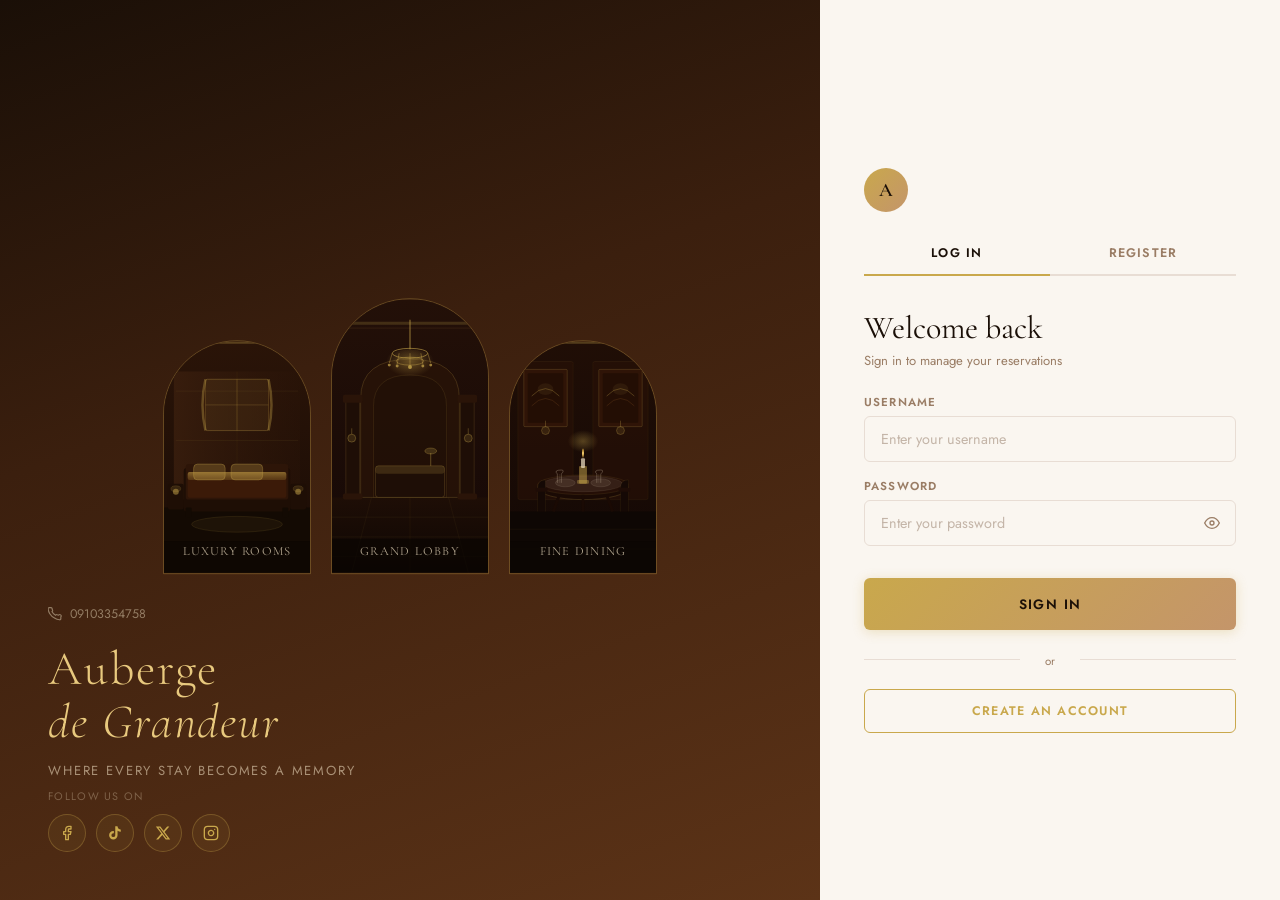
<file: index.html>
<!DOCTYPE html>
<html lang="en">
<head>
  <meta charset="UTF-8" />
  <meta name="viewport" content="width=device-width, initial-scale=1.0" />
  <title>Auberge de Grandeur — Welcome</title>
  <link rel="stylesheet" href="frontend/css/style.css" />
  <style>
    body { overflow: hidden; height: 100vh; }
    .auth-page { display: flex; height: 100vh; width: 100%; }

    .auth-left {
      flex: 1; position: relative; overflow: hidden;
      display: flex; flex-direction: column; justify-content: flex-end; padding: 48px;
    }
    .auth-bg {
      position: absolute; inset: 0;
      background: linear-gradient(160deg, var(--brown-dark) 0%, var(--brown-mid) 40%, var(--brown-rich) 100%);
      z-index: 0;
    }
    .arch-frames {
      position: absolute; top: 50%; left: 50%;
      transform: translate(-50%, -55%);
      display: flex; gap: 20px; z-index: 1;
      align-items: flex-end;
    }
    .arch {
      border-radius: 100px 100px 0 0;
      overflow: hidden;
      border: 1.5px solid rgba(201,168,76,0.3);
      position: relative;
      flex-shrink: 0;
    }
    .arch svg {
      display: block;
      width: 100%; height: 100%;
    }
    .arch-caption {
      position: absolute;
      bottom: 14px; left: 0; right: 0;
      text-align: center;
      font-family: var(--font-display);
      font-size: 0.78rem;
      color: rgba(245,230,200,0.7);
      letter-spacing: 0.1em;
      text-transform: uppercase;
    }
    .auth-left-content { position: relative; z-index: 2; }
    .hotel-name {
      font-family: var(--font-display); font-size: 3rem; font-weight: 300;
      color: var(--gold-light); letter-spacing: 0.04em; line-height: 1.1; margin-bottom: 12px;
    }
    .hotel-tagline {
      font-size: 0.82rem; color: rgba(245,230,200,0.55);
      letter-spacing: 0.14em; text-transform: uppercase; margin-bottom: 8px;
    }
    .contact-info {
      display: flex; align-items: center; gap: 8px;
      font-size: 0.78rem; color: rgba(245,230,200,0.45); margin-bottom: 20px;
    }
    .social-section-label {
      font-size: 0.68rem; letter-spacing: 0.12em; text-transform: uppercase;
      color: rgba(245,230,200,0.3); margin-bottom: 10px;
    }
    .social-links { display: flex; gap: 10px; }
    .social-btn {
      width: 38px; height: 38px; border-radius: 50%;
      border: 1.5px solid rgba(201,168,76,0.3);
      background: rgba(201,168,76,0.07);
      display: flex; align-items: center; justify-content: center;
      transition: var(--transition); cursor: pointer; text-decoration: none;
    }
    .social-btn:hover {
      background: var(--gold); border-color: var(--gold);
      transform: translateY(-2px); box-shadow: 0 4px 16px rgba(201,168,76,0.3);
    }
    .social-btn svg { width: 16px; height: 16px; transition: var(--transition); }
    .social-btn .stroke-icon { fill: none; stroke: var(--gold); stroke-width: 2; stroke-linecap: round; stroke-linejoin: round; }
    .social-btn:hover .stroke-icon { stroke: var(--brown-dark); }
    .social-btn .fill-icon { fill: var(--gold); stroke: none; }
    .social-btn:hover .fill-icon { fill: var(--brown-dark); }

    .auth-right {
      width: 460px; background: var(--off-white);
      display: flex; flex-direction: column; overflow-y: auto;
    }
    .auth-panel {
      flex: 1; padding: 48px 44px;
      display: flex; flex-direction: column; justify-content: center;
    }
    .logo-mark {
      width: 44px; height: 44px;
      background: linear-gradient(135deg, var(--gold), var(--brown-light));
      border-radius: 50%; display: flex; align-items: center; justify-content: center;
      font-family: var(--font-display); font-size: 1.2rem;
      color: var(--brown-dark); font-weight: 600; margin-bottom: 20px;
    }
    .auth-tabs {
      display: flex; margin-bottom: 32px; border-bottom: 2px solid #e8ddd4;
    }
    .auth-tab {
      flex: 1; padding: 12px; text-align: center;
      font-size: 0.78rem; font-weight: 600; letter-spacing: 0.1em; text-transform: uppercase;
      color: var(--text-muted); cursor: pointer;
      border-bottom: 2px solid transparent; margin-bottom: -2px;
      transition: var(--transition); background: none;
    }
    .auth-tab.active { color: var(--brown-dark); border-bottom-color: var(--gold); }
    .auth-form { display: none; }
    .auth-form.active { display: block; }
    .auth-title {
      font-family: var(--font-display); font-size: 2rem; font-weight: 400;
      color: var(--brown-dark); margin-bottom: 4px;
    }
    .auth-subtitle { font-size: 0.82rem; color: var(--text-muted); margin-bottom: 24px; }
    .form-row { display: grid; grid-template-columns: 1fr 1fr; gap: 12px; }

    .input-wrap { position: relative; }
    .input-wrap .form-control { padding-right: 44px; }
    .pw-toggle {
      position: absolute; right: 12px; top: 50%; transform: translateY(-50%);
      background: none; border: none; cursor: pointer; padding: 4px;
      color: var(--text-muted); display: flex; align-items: center; transition: var(--transition);
    }
    .pw-toggle:hover { color: var(--brown-dark); }
    .pw-toggle svg { width: 16px; height: 16px; fill: none; stroke: currentColor; stroke-width: 2; stroke-linecap: round; }

    .form-control.input-error { border-color: #c0392b; box-shadow: 0 0 0 3px rgba(192,57,43,0.1); }

    .divider-text { text-align: center; position: relative; margin: 18px 0; }
    .divider-text::before, .divider-text::after {
      content: ''; position: absolute; top: 50%; width: 42%; height: 1px; background: #e8ddd4;
    }
    .divider-text::before { left: 0; }
    .divider-text::after  { right: 0; }
    .divider-text span { font-size: 0.72rem; color: var(--text-muted); background: var(--off-white); padding: 0 10px; }

    @media (max-width: 768px) {
      .auth-left { display: none; }
      .auth-right { width: 100%; }
      body { overflow: auto; }
    }
  </style>
</head>
<body>
<div class="auth-page">

  <!-- Left: Branding -->
  <div class="auth-left">
    <div class="auth-bg"></div>
    <div class="arch-frames">

      <!-- Arch 1: Luxury Rooms -->
      <div class="arch" style="width:148px;height:234px">
        <svg viewBox="0 0 148 234" xmlns="http://www.w3.org/2000/svg">
          <defs>
            <linearGradient id="roomBg" x1="0" y1="0" x2="0" y2="1">
              <stop offset="0%" stop-color="#2a1408"/>
              <stop offset="100%" stop-color="#1a0c05"/>
            </linearGradient>
            <linearGradient id="bedG" x1="0" y1="0" x2="0" y2="1">
              <stop offset="0%" stop-color="#c9a84c" stop-opacity="0.9"/>
              <stop offset="100%" stop-color="#8b6a2a" stop-opacity="0.6"/>
            </linearGradient>
            <linearGradient id="wallG" x1="0" y1="0" x2="1" y2="0">
              <stop offset="0%" stop-color="#3b1f0e" stop-opacity="0.8"/>
              <stop offset="100%" stop-color="#2a1408" stop-opacity="0.4"/>
            </linearGradient>
          </defs>
          <!-- Background -->
          <rect width="148" height="234" fill="url(#roomBg)"/>
          <!-- Floor -->
          <rect x="0" y="168" width="148" height="66" fill="#130a03"/>
          <!-- Back wall panel lines -->
          <rect x="10" y="30" width="128" height="130" fill="url(#wallG)" rx="2"/>
          <line x1="12" y1="50" x2="136" y2="50" stroke="rgba(201,168,76,0.15)" stroke-width="0.5"/>
          <line x1="12" y1="100" x2="136" y2="100" stroke="rgba(201,168,76,0.15)" stroke-width="0.5"/>
          <line x1="74" y1="30" x2="74" y2="160" stroke="rgba(201,168,76,0.1)" stroke-width="0.5"/>
          <!-- Window with light glow -->
          <rect x="42" y="38" width="64" height="52" fill="rgba(201,168,76,0.08)" rx="2"/>
          <rect x="42" y="38" width="64" height="52" fill="none" stroke="rgba(201,168,76,0.3)" stroke-width="1" rx="2"/>
          <line x1="74" y1="38" x2="74" y2="90" stroke="rgba(201,168,76,0.25)" stroke-width="0.8"/>
          <line x1="42" y1="64" x2="106" y2="64" stroke="rgba(201,168,76,0.25)" stroke-width="0.8"/>
          <!-- Curtains -->
          <path d="M42 38 Q36 64 42 90" stroke="rgba(201,168,76,0.35)" stroke-width="2.5" fill="rgba(60,30,10,0.5)"/>
          <path d="M106 38 Q112 64 106 90" stroke="rgba(201,168,76,0.35)" stroke-width="2.5" fill="rgba(60,30,10,0.5)"/>
          <!-- Bed frame -->
          <rect x="20" y="128" width="108" height="44" fill="#1e0e05" rx="3"/>
          <!-- Mattress -->
          <rect x="22" y="124" width="104" height="36" fill="#2d1508" rx="3"/>
          <!-- Bedsheet / duvet -->
          <rect x="24" y="132" width="100" height="26" fill="#3b1a08" rx="2"/>
          <rect x="24" y="132" width="100" height="8" fill="url(#bedG)" rx="2" opacity="0.6"/>
          <!-- Pillows -->
          <rect x="30" y="124" width="32" height="16" fill="rgba(201,168,76,0.25)" rx="4" stroke="rgba(201,168,76,0.4)" stroke-width="0.8"/>
          <rect x="68" y="124" width="32" height="16" fill="rgba(201,168,76,0.25)" rx="4" stroke="rgba(201,168,76,0.4)" stroke-width="0.8"/>
          <!-- Bed legs -->
          <rect x="22" y="168" width="6" height="10" fill="#130a03" rx="1"/>
          <rect x="120" y="168" width="6" height="10" fill="#130a03" rx="1"/>
          <!-- Bedside table left -->
          <rect x="4" y="144" width="16" height="26" fill="#1e0e05" rx="2"/>
          <circle cx="12" cy="152" r="3" fill="rgba(201,168,76,0.5)"/>
          <ellipse cx="12" cy="149" rx="5" ry="3" fill="rgba(201,168,76,0.15)" stroke="rgba(201,168,76,0.3)" stroke-width="0.5"/>
          <!-- Bedside table right -->
          <rect x="128" y="144" width="16" height="26" fill="#1e0e05" rx="2"/>
          <circle cx="136" cy="152" r="3" fill="rgba(201,168,76,0.5)"/>
          <ellipse cx="136" cy="149" rx="5" ry="3" fill="rgba(201,168,76,0.15)" stroke="rgba(201,168,76,0.3)" stroke-width="0.5"/>
          <!-- Rug -->
          <ellipse cx="74" cy="185" rx="46" ry="8" fill="rgba(201,168,76,0.06)" stroke="rgba(201,168,76,0.15)" stroke-width="0.8"/>
          <!-- Gold accent trim top -->
          <rect x="0" y="0" width="148" height="2" fill="rgba(201,168,76,0.3)"/>
          <!-- Caption bg -->
          <rect x="0" y="202" width="148" height="32" fill="rgba(10,5,2,0.6)"/>
        </svg>
        <div class="arch-caption">Luxury Rooms</div>
      </div>

      <!-- Arch 2: Grand Lobby (taller, center) -->
      <div class="arch" style="width:158px;height:276px;margin-bottom:0">
        <svg viewBox="0 0 158 276" xmlns="http://www.w3.org/2000/svg">
          <defs>
            <linearGradient id="lobbyBg" x1="0" y1="0" x2="0" y2="1">
              <stop offset="0%" stop-color="#231008"/>
              <stop offset="100%" stop-color="#150806"/>
            </linearGradient>
            <radialGradient id="chandG" cx="50%" cy="30%" r="40%">
              <stop offset="0%" stop-color="rgba(201,168,76,0.4)"/>
              <stop offset="100%" stop-color="rgba(201,168,76,0)"/>
            </radialGradient>
            <linearGradient id="floorG" x1="0" y1="0" x2="0" y2="1">
              <stop offset="0%" stop-color="#1e0e06"/>
              <stop offset="100%" stop-color="#0e0603"/>
            </linearGradient>
          </defs>
          <!-- Background -->
          <rect width="158" height="276" fill="url(#lobbyBg)"/>
          <!-- Marble floor perspective -->
          <path d="M0 200 L158 200 L158 276 L0 276Z" fill="url(#floorG)"/>
          <!-- Floor tile lines -->
          <line x1="0" y1="220" x2="158" y2="220" stroke="rgba(201,168,76,0.12)" stroke-width="0.5"/>
          <line x1="0" y1="240" x2="158" y2="240" stroke="rgba(201,168,76,0.12)" stroke-width="0.5"/>
          <line x1="0" y1="260" x2="158" y2="260" stroke="rgba(201,168,76,0.08)" stroke-width="0.5"/>
          <line x1="40" y1="200" x2="20" y2="276" stroke="rgba(201,168,76,0.1)" stroke-width="0.5"/>
          <line x1="79" y1="200" x2="79" y2="276" stroke="rgba(201,168,76,0.1)" stroke-width="0.5"/>
          <line x1="118" y1="200" x2="138" y2="276" stroke="rgba(201,168,76,0.1)" stroke-width="0.5"/>
          <!-- Back wall arch structure -->
          <path d="M29 200 L29 100 Q29 60 79 60 Q129 60 129 100 L129 200Z" fill="rgba(42,20,8,0.7)" stroke="rgba(201,168,76,0.2)" stroke-width="1"/>
          <!-- Inner arch -->
          <path d="M42 200 L42 108 Q42 76 79 76 Q116 76 116 108 L116 200Z" fill="rgba(30,14,6,0.5)" stroke="rgba(201,168,76,0.15)" stroke-width="0.8"/>
          <!-- Chandelier glow -->
          <ellipse cx="79" cy="70" rx="30" ry="20" fill="url(#chandG)"/>
          <!-- Chandelier structure -->
          <line x1="79" y1="20" x2="79" y2="50" stroke="rgba(201,168,76,0.6)" stroke-width="1.2"/>
          <!-- Chandelier rings -->
          <ellipse cx="79" cy="54" rx="18" ry="5" fill="none" stroke="rgba(201,168,76,0.6)" stroke-width="1"/>
          <ellipse cx="79" cy="62" rx="14" ry="4" fill="none" stroke="rgba(201,168,76,0.5)" stroke-width="0.8"/>
          <!-- Chandelier drops -->
          <line x1="61" y1="54" x2="58" y2="64" stroke="rgba(201,168,76,0.5)" stroke-width="0.8"/>
          <line x1="68" y1="54" x2="66" y2="65" stroke="rgba(201,168,76,0.5)" stroke-width="0.8"/>
          <line x1="79" y1="54" x2="79" y2="66" stroke="rgba(201,168,76,0.5)" stroke-width="0.8"/>
          <line x1="90" y1="54" x2="92" y2="65" stroke="rgba(201,168,76,0.5)" stroke-width="0.8"/>
          <line x1="97" y1="54" x2="100" y2="64" stroke="rgba(201,168,76,0.5)" stroke-width="0.8"/>
          <!-- Drop crystals -->
          <circle cx="58" cy="66" r="1.5" fill="rgba(201,168,76,0.7)"/>
          <circle cx="66" cy="67" r="1.5" fill="rgba(201,168,76,0.7)"/>
          <circle cx="79" cy="68" r="2" fill="rgba(201,168,76,0.8)"/>
          <circle cx="92" cy="67" r="1.5" fill="rgba(201,168,76,0.7)"/>
          <circle cx="100" cy="66" r="1.5" fill="rgba(201,168,76,0.7)"/>
          <!-- Column left -->
          <rect x="14" y="100" width="14" height="100" fill="#1e0e06" stroke="rgba(201,168,76,0.2)" stroke-width="0.8" rx="2"/>
          <rect x="11" y="96" width="20" height="8" fill="#2a1408" rx="2"/>
          <rect x="11" y="196" width="20" height="6" fill="#2a1408" rx="2"/>
          <!-- Column right -->
          <rect x="130" y="100" width="14" height="100" fill="#1e0e06" stroke="rgba(201,168,76,0.2)" stroke-width="0.8" rx="2"/>
          <rect x="127" y="96" width="20" height="8" fill="#2a1408" rx="2"/>
          <rect x="127" y="196" width="20" height="6" fill="#2a1408" rx="2"/>
          <!-- Reception desk -->
          <rect x="44" y="168" width="70" height="32" fill="#1e0e06" rx="3" stroke="rgba(201,168,76,0.25)" stroke-width="0.8"/>
          <rect x="44" y="168" width="70" height="8" fill="rgba(201,168,76,0.18)" rx="3"/>
          <!-- Small lamp on desk -->
          <line x1="100" y1="168" x2="100" y2="155" stroke="rgba(201,168,76,0.4)" stroke-width="1"/>
          <ellipse cx="100" cy="153" rx="6" ry="3" fill="rgba(201,168,76,0.2)" stroke="rgba(201,168,76,0.4)" stroke-width="0.7"/>
          <!-- Wall sconces -->
          <circle cx="20" cy="140" r="4" fill="rgba(201,168,76,0.15)" stroke="rgba(201,168,76,0.4)" stroke-width="0.8"/>
          <line x1="20" y1="136" x2="20" y2="130" stroke="rgba(201,168,76,0.4)" stroke-width="0.8"/>
          <circle cx="138" cy="140" r="4" fill="rgba(201,168,76,0.15)" stroke="rgba(201,168,76,0.4)" stroke-width="0.8"/>
          <line x1="138" y1="136" x2="138" y2="130" stroke="rgba(201,168,76,0.4)" stroke-width="0.8"/>
          <!-- Ceiling molding -->
          <rect x="0" y="22" width="158" height="3" fill="rgba(201,168,76,0.2)" rx="1"/>
          <rect x="0" y="28" width="158" height="1" fill="rgba(201,168,76,0.1)"/>
          <!-- Caption bg -->
          <rect x="0" y="242" width="158" height="34" fill="rgba(10,5,2,0.65)"/>
        </svg>
        <div class="arch-caption">Grand Lobby</div>
      </div>

      <!-- Arch 3: Fine Dining -->
      <div class="arch" style="width:148px;height:234px">
        <svg viewBox="0 0 148 234" xmlns="http://www.w3.org/2000/svg">
          <defs>
            <linearGradient id="diningBg" x1="0" y1="0" x2="0" y2="1">
              <stop offset="0%" stop-color="#200e06"/>
              <stop offset="100%" stop-color="#130805"/>
            </linearGradient>
            <radialGradient id="candleG" cx="50%" cy="40%" r="35%">
              <stop offset="0%" stop-color="rgba(201,168,76,0.35)"/>
              <stop offset="100%" stop-color="rgba(201,168,76,0)"/>
            </radialGradient>
          </defs>
          <!-- Background -->
          <rect width="148" height="234" fill="url(#diningBg)"/>
          <!-- Floor -->
          <rect x="0" y="172" width="148" height="62" fill="#0e0704"/>
          <!-- Floor lines -->
          <line x1="0" y1="190" x2="148" y2="190" stroke="rgba(201,168,76,0.1)" stroke-width="0.5"/>
          <line x1="0" y1="210" x2="148" y2="210" stroke="rgba(201,168,76,0.08)" stroke-width="0.5"/>
          <!-- Wall panels -->
          <rect x="8" y="20" width="56" height="140" fill="rgba(40,18,8,0.6)" rx="2" stroke="rgba(201,168,76,0.12)" stroke-width="0.5"/>
          <rect x="84" y="20" width="56" height="140" fill="rgba(40,18,8,0.6)" rx="2" stroke="rgba(201,168,76,0.12)" stroke-width="0.5"/>
          <!-- Painting left -->
          <rect x="14" y="28" width="44" height="58" fill="rgba(50,22,8,0.8)" rx="1" stroke="rgba(201,168,76,0.25)" stroke-width="0.8"/>
          <rect x="18" y="32" width="36" height="50" fill="rgba(30,12,4,0.7)" rx="1"/>
          <!-- Abstract painting lines -->
          <path d="M22 55 Q36 40 50 55" stroke="rgba(201,168,76,0.3)" stroke-width="1" fill="none"/>
          <path d="M22 65 Q36 50 50 65" stroke="rgba(120,70,30,0.4)" stroke-width="0.8" fill="none"/>
          <ellipse cx="36" cy="48" rx="8" ry="6" fill="rgba(201,168,76,0.08)"/>
          <!-- Painting right -->
          <rect x="90" y="28" width="44" height="58" fill="rgba(50,22,8,0.8)" rx="1" stroke="rgba(201,168,76,0.25)" stroke-width="0.8"/>
          <rect x="94" y="32" width="36" height="50" fill="rgba(30,12,4,0.7)" rx="1"/>
          <path d="M98 55 Q112 40 126 55" stroke="rgba(201,168,76,0.3)" stroke-width="1" fill="none"/>
          <path d="M98 65 Q112 50 126 65" stroke="rgba(120,70,30,0.4)" stroke-width="0.8" fill="none"/>
          <ellipse cx="112" cy="48" rx="8" ry="6" fill="rgba(201,168,76,0.08)"/>
          <!-- Candle glow -->
          <ellipse cx="74" cy="104" rx="22" ry="16" fill="url(#candleG)"/>
          <!-- Table -->
          <ellipse cx="74" cy="148" rx="46" ry="12" fill="#1a0a04" stroke="rgba(201,168,76,0.25)" stroke-width="0.8"/>
          <ellipse cx="74" cy="145" rx="46" ry="10" fill="#240e06" stroke="rgba(201,168,76,0.2)" stroke-width="0.5"/>
          <!-- White tablecloth -->
          <ellipse cx="74" cy="144" rx="40" ry="8" fill="rgba(245,230,200,0.08)" stroke="rgba(245,230,200,0.15)" stroke-width="0.5"/>
          <!-- Table legs -->
          <line x1="50" y1="155" x2="44" y2="172" stroke="#1a0a04" stroke-width="3"/>
          <line x1="98" y1="155" x2="104" y2="172" stroke="#1a0a04" stroke-width="3"/>
          <line x1="74" y1="155" x2="74" y2="172" stroke="#1a0a04" stroke-width="2.5"/>
          <!-- Candle holder -->
          <rect x="70" y="126" width="8" height="18" fill="rgba(201,168,76,0.5)" rx="1"/>
          <rect x="68" y="140" width="12" height="4" fill="rgba(201,168,76,0.4)" rx="1"/>
          <!-- Candle wax -->
          <rect x="72" y="118" width="4" height="10" fill="rgba(245,230,200,0.7)" rx="1"/>
          <!-- Flame -->
          <path d="M74 118 Q76 112 74 108 Q72 112 74 118Z" fill="rgba(255,200,80,0.9)"/>
          <path d="M74 116 Q75 113 74 111 Q73 113 74 116Z" fill="rgba(255,240,180,1)"/>
          <!-- Plates on table -->
          <ellipse cx="56" cy="143" rx="10" ry="4" fill="rgba(245,230,200,0.08)" stroke="rgba(245,230,200,0.2)" stroke-width="0.5"/>
          <ellipse cx="92" cy="143" rx="10" ry="4" fill="rgba(245,230,200,0.08)" stroke="rgba(245,230,200,0.2)" stroke-width="0.5"/>
          <!-- Wine glasses -->
          <path d="M48 143 L48 134 Q44 130 52 130 Q56 130 52 134 L52 143" stroke="rgba(245,230,200,0.3)" stroke-width="0.8" fill="none"/>
          <line x1="50" y1="134" x2="50" y2="143" stroke="rgba(245,230,200,0.2)" stroke-width="0.5"/>
          <path d="M88 143 L88 134 Q84 130 92 130 Q96 130 92 134 L92 143" stroke="rgba(245,230,200,0.3)" stroke-width="0.8" fill="none"/>
          <line x1="90" y1="134" x2="90" y2="143" stroke="rgba(245,230,200,0.2)" stroke-width="0.5"/>
          <!-- Chairs silhouette -->
          <path d="M28 172 L28 148 Q28 140 36 140 L36 172" fill="#150905" stroke="rgba(201,168,76,0.15)" stroke-width="0.5"/>
          <rect x="26" y="148" width="12" height="4" fill="#1e0c06" rx="1"/>
          <path d="M112 172 L112 148 Q112 140 120 140 L120 172" fill="#150905" stroke="rgba(201,168,76,0.15)" stroke-width="0.5"/>
          <rect x="110" y="148" width="12" height="4" fill="#1e0c06" rx="1"/>
          <!-- Wall sconce -->
          <circle cx="36" cy="90" r="4" fill="rgba(201,168,76,0.12)" stroke="rgba(201,168,76,0.35)" stroke-width="0.8"/>
          <line x1="36" y1="86" x2="36" y2="80" stroke="rgba(201,168,76,0.35)" stroke-width="0.8"/>
          <circle cx="112" cy="90" r="4" fill="rgba(201,168,76,0.12)" stroke="rgba(201,168,76,0.35)" stroke-width="0.8"/>
          <line x1="112" y1="86" x2="112" y2="80" stroke="rgba(201,168,76,0.35)" stroke-width="0.8"/>
          <!-- Top trim -->
          <rect x="0" y="0" width="148" height="2" fill="rgba(201,168,76,0.3)"/>
          <!-- Caption bg -->
          <rect x="0" y="202" width="148" height="32" fill="rgba(10,5,2,0.6)"/>
        </svg>
        <div class="arch-caption">Fine Dining</div>
      </div>

    </div>
    <div class="auth-left-content">
      <div class="contact-info">
        <svg width="14" height="14" viewBox="0 0 24 24" fill="none" stroke="currentColor" stroke-width="2">
          <path d="M22 16.92v3a2 2 0 01-2.18 2 19.79 19.79 0 01-8.63-3.07A19.5 19.5 0 013.07 11.5 19.79 19.79 0 01.1 2.82 2 2 0 012.11 1h3a2 2 0 012 1.72c.127.96.361 1.903.7 2.81a2 2 0 01-.45 2.11L6.91 8.09a16 16 0 006 6l.46-.46a2 2 0 012.11-.45c.907.339 1.85.573 2.81.7A2 2 0 0122 16.92z"/>
        </svg>
        09103354758
      </div>
      <div class="hotel-name">Auberge<br><em>de Grandeur</em></div>
      <div class="hotel-tagline">Where Every Stay Becomes a Memory</div>
      <div class="social-section-label">Follow us on</div>
      <div class="social-links">
        <!-- Facebook -->
        <a class="social-btn" href="https://facebook.com" target="_blank" rel="noopener noreferrer" title="Facebook">
          <svg viewBox="0 0 24 24"><path class="stroke-icon" d="M18 2h-3a5 5 0 00-5 5v3H7v4h3v8h4v-8h3l1-4h-4V7a1 1 0 011-1h3z"/></svg>
        </a>
        <!-- TikTok -->
        <a class="social-btn" href="https://tiktok.com" target="_blank" rel="noopener noreferrer" title="TikTok">
          <svg viewBox="0 0 24 24"><path class="fill-icon" d="M19.59 6.69a4.83 4.83 0 01-3.77-4.25V2h-3.45v13.67a2.89 2.89 0 01-2.88 2.5 2.89 2.89 0 01-2.89-2.89 2.89 2.89 0 012.89-2.89c.28 0 .54.04.79.1V9.01a6.27 6.27 0 00-.79-.05 6.34 6.34 0 00-6.34 6.34 6.34 6.34 0 006.34 6.34 6.34 6.34 0 006.33-6.34V8.69a8.27 8.27 0 004.84 1.55V6.79a4.85 4.85 0 01-1.07-.1z"/></svg>
        </a>
        <!-- X / Twitter -->
        <a class="social-btn" href="https://x.com" target="_blank" rel="noopener noreferrer" title="X (Twitter)">
          <svg viewBox="0 0 24 24"><path class="fill-icon" d="M18.244 2.25h3.308l-7.227 8.26 8.502 11.24H16.17l-5.214-6.817L4.99 21.75H1.68l7.73-8.835L1.254 2.25H8.08l4.713 6.231zm-1.161 17.52h1.833L7.084 4.126H5.117z"/></svg>
        </a>
        <!-- Instagram -->
        <a class="social-btn" href="https://instagram.com" target="_blank" rel="noopener noreferrer" title="Instagram">
          <svg viewBox="0 0 24 24">
            <rect class="stroke-icon" x="2" y="2" width="20" height="20" rx="5" ry="5"/>
            <path class="stroke-icon" d="M16 11.37A4 4 0 1112.63 8 4 4 0 0116 11.37z"/>
            <line class="stroke-icon" x1="17.5" y1="6.5" x2="17.51" y2="6.5"/>
          </svg>
        </a>
      </div>
    </div>
  </div>

  <!-- Right: Auth Forms -->
  <div class="auth-right">
    <div class="auth-panel">
      <div class="logo-mark">A</div>

      <div class="auth-tabs">
        <button class="auth-tab active" onclick="switchTab('login')">Log In</button>
        <button class="auth-tab" onclick="switchTab('register')">Register</button>
      </div>

      <!-- Login -->
      <div class="auth-form active" id="form-login">
        <div class="auth-title">Welcome back</div>
        <div class="auth-subtitle">Sign in to manage your reservations</div>

        <div class="form-group">
          <label>Username</label>
          <input type="text" class="form-control" id="login-username"
            placeholder="Enter your username" autocomplete="username" />
        </div>
        <div class="form-group">
          <label>Password</label>
          <div class="input-wrap">
            <input type="password" class="form-control" id="login-password"
              placeholder="Enter your password" autocomplete="current-password" />
            <button class="pw-toggle" type="button" onclick="togglePw('login-password', this)" tabindex="-1">
              <svg viewBox="0 0 24 24"><path d="M1 12s4-8 11-8 11 8 11 8-4 8-11 8-11-8-11-8z"/><circle cx="12" cy="12" r="3"/></svg>
            </button>
          </div>
        </div>

        <button class="btn btn-primary btn-full btn-lg mt-16" onclick="handleLogin()">Sign In</button>
        <div class="divider-text mt-16"><span>or</span></div>
        <button class="btn btn-outline btn-full" onclick="switchTab('register')">Create an Account</button>
      </div>

      <!-- Register -->
      <div class="auth-form" id="form-register">
        <div class="auth-title">Create account</div>
        <div class="auth-subtitle">Join Auberge de Grandeur today</div>

        <div class="form-row">
          <div class="form-group">
            <label>First Name</label>
            <input type="text" class="form-control" id="reg-firstname" placeholder="First name" autocomplete="given-name"/>
          </div>
          <div class="form-group">
            <label>Last Name</label>
            <input type="text" class="form-control" id="reg-lastname" placeholder="Last name" autocomplete="family-name"/>
          </div>
        </div>
        <div class="form-group">
          <label>Email Address</label>
          <input type="email" class="form-control" id="reg-email" placeholder="you@example.com" autocomplete="email"/>
        </div>
        <div class="form-group">
          <label>Phone Number</label>
          <input type="tel" class="form-control" id="reg-phone" placeholder="09XXXXXXXXX"
            autocomplete="tel" oninput="validatePhoneHint(this)" maxlength="11"/>
          <small id="phone-hint" style="font-size:0.72rem;color:var(--text-muted);margin-top:4px;display:block;">Format: 09XXXXXXXXX (11 digits)</small>
        </div>
        <div class="form-group">
          <label>Username</label>
          <input type="text" class="form-control" id="reg-username" placeholder="Letters, numbers, underscore" autocomplete="username"/>
        </div>
        <div class="form-group">
          <label>Password</label>
          <div class="input-wrap">
            <input type="password" class="form-control" id="reg-password" placeholder="Minimum 6 characters" autocomplete="new-password"/>
            <button class="pw-toggle" type="button" onclick="togglePw('reg-password', this)" tabindex="-1">
              <svg viewBox="0 0 24 24"><path d="M1 12s4-8 11-8 11 8 11 8-4 8-11 8-11-8-11-8z"/><circle cx="12" cy="12" r="3"/></svg>
            </button>
          </div>
        </div>

        <button class="btn btn-primary btn-full btn-lg mt-8" onclick="handleRegister()">Create Account</button>
        <div class="divider-text mt-16"><span>or</span></div>
        <button class="btn btn-outline btn-full" onclick="switchTab('login')">Already have an account? Sign In</button>
      </div>

    </div>
  </div>
</div>

<script src="frontend/js/app.js"></script>
<script>
  if (Store.getCurrentUser()) {
    window.location.href = 'frontend/pages/dashboard.html';
  }

  function switchTab(tab) {
    document.querySelectorAll('.auth-tab').forEach((t, i) => {
      t.classList.toggle('active', (i === 0 && tab === 'login') || (i === 1 && tab === 'register'));
    });
    document.getElementById('form-login').classList.toggle('active', tab === 'login');
    document.getElementById('form-register').classList.toggle('active', tab === 'register');
    document.querySelectorAll('.form-control').forEach(el => el.classList.remove('input-error'));
  }

  function togglePw(id, btn) {
    const inp = document.getElementById(id);
    const show = inp.type === 'password';
    inp.type = show ? 'text' : 'password';
    btn.innerHTML = show
      ? `<svg viewBox="0 0 24 24"><path d="M17.94 17.94A10.07 10.07 0 0112 20c-7 0-11-8-11-8a18.45 18.45 0 015.06-5.94M9.9 4.24A9.12 9.12 0 0112 4c7 0 11 8 11 8a18.5 18.5 0 01-2.16 3.19m-6.72-1.07a3 3 0 11-4.24-4.24"/><line x1="1" y1="1" x2="23" y2="23"/></svg>`
      : `<svg viewBox="0 0 24 24"><path d="M1 12s4-8 11-8 11 8 11 8-4 8-11 8-11-8-11-8z"/><circle cx="12" cy="12" r="3"/></svg>`;
  }

  function handleLogin() {
    document.querySelectorAll('.form-control').forEach(el => el.classList.remove('input-error'));
    const username = document.getElementById('login-username').value.trim();
    const password = document.getElementById('login-password').value;
    if (!username) { document.getElementById('login-username').classList.add('input-error'); UI.showToast('Please enter your username.', 'error'); return; }
    if (!password) { document.getElementById('login-password').classList.add('input-error'); UI.showToast('Please enter your password.', 'error'); return; }

    // Check admin credentials first
    const adminMatch = Auth.isAdmin(username, password);
    if (adminMatch) {
      Auth.setAdminSession(adminMatch);
      UI.showToast(`Welcome, ${adminMatch.name}!`, 'success');
      setTimeout(() => { window.location.href = 'frontend/pages/admin.html'; }, 800);
      return;
    }

    const result = Auth.login(username, password);
    if (result.success) {
      UI.showToast(`Welcome back, ${result.user.firstName}!`, 'success');
      setTimeout(() => { window.location.href = 'frontend/pages/dashboard.html'; }, 800);
    } else {
      document.getElementById('login-username').classList.add('input-error');
      document.getElementById('login-password').classList.add('input-error');
      UI.showToast(result.message, 'error');
    }
  }

  function handleRegister() {
    document.querySelectorAll('.form-control').forEach(el => el.classList.remove('input-error'));
    const fields = {
      firstName: document.getElementById('reg-firstname'),
      lastName:  document.getElementById('reg-lastname'),
      email:     document.getElementById('reg-email'),
      phone:     document.getElementById('reg-phone'),
      username:  document.getElementById('reg-username'),
      password:  document.getElementById('reg-password'),
    };

    for (const [k, el] of Object.entries(fields)) {
      if (!el.value.trim()) {
        el.classList.add('input-error');
        el.focus();
        UI.showToast('Please fill in all fields.', 'error'); return;
      }
    }
    if (!fields.email.value.includes('@') || !fields.email.value.includes('.')) {
      fields.email.classList.add('input-error');
      UI.showToast('Please enter a valid email address.', 'error'); return;
    }
    if (fields.password.value.length < 6) {
      fields.password.classList.add('input-error');
      UI.showToast('Password must be at least 6 characters.', 'error'); return;
    }
    if (!/^[a-zA-Z0-9_]+$/.test(fields.username.value.trim())) {
      fields.username.classList.add('input-error');
      UI.showToast('Username: letters, numbers, and underscores only.', 'error'); return;
    }

    const data = {
      firstName: fields.firstName.value.trim(),
      lastName:  fields.lastName.value.trim(),
      email:     fields.email.value.trim(),
      contactNumber: fields.phone.value.trim(),
      username:  fields.username.value.trim(),
      password:  fields.password.value,
    };

    // Phone number validation
    if (!isValidPhone(data.contactNumber)) {
      fields.phone.classList.add('input-error');
      const hint = document.getElementById('phone-hint');
      if (hint) { hint.style.color = '#c0392b'; hint.textContent = 'Must be 09XXXXXXXXX — exactly 11 digits'; }
      UI.showToast('Phone number must start with 09 and be exactly 11 digits.', 'error'); return;
    }

    const result = Auth.register(data);
    if (result.success) {
      UI.showToast('Account created! Please sign in.', 'success');
      clearRegisterForm();
      setTimeout(() => switchTab('login'), 1000);
    } else {
      UI.showToast(result.message, 'error');
    }
  }

  function clearRegisterForm() {
    ['reg-firstname','reg-lastname','reg-email','reg-phone','reg-username','reg-password']
      .forEach(id => {
        const el = document.getElementById(id);
        if (el) { el.value = ''; el.classList.remove('input-error'); }
      });
    const hint = document.getElementById('phone-hint');
    if (hint) { hint.style.color = 'var(--text-muted)'; hint.textContent = 'Format: 09XXXXXXXXX (11 digits)'; }
  }

  document.addEventListener('keydown', e => {
    if (e.key === 'Enter') {
      const active = document.querySelector('.auth-form.active').id;
      if (active === 'form-login') handleLogin();
      else handleRegister();
    }
  });
</script>
</body>
</html>
</file>
<file: frontend/css/style.css>
/* ═══════════════════════════════════════════════════════════════════
   AUBERGE DE GRANDEUR — Design System
   Hotel Reservation System | Group 5 BSCS 2A
   Theme: Luxury Dark / Gold Accent
═══════════════════════════════════════════════════════════════════ */

@import url('https://fonts.googleapis.com/css2?family=Cormorant+Garamond:ital,wght@0,300;0,400;0,600;1,300;1,400&family=Jost:wght@300;400;500;600&display=swap');

/* ── CSS Variables ─────────────────────────────────────────────── */
:root {
  --brown-dark:    #1a0f07;
  --brown-mid:     #3b1f0e;
  --brown-rich:    #5c3317;
  --brown-warm:    #8b5e3c;
  --brown-light:   #c4956a;
  --gold:          #c9a84c;
  --gold-light:    #e8c97e;
  --gold-pale:     #f5e6c8;
  --white:         #ffffff;
  --off-white:     #faf6f0;
  --text-primary:  #1a0f07;
  --text-light:    #f5e6c8;
  --text-muted:    #9a7d65;
  --card-bg:       rgba(255,255,255,0.97);
  --shadow-gold:   0 4px 24px rgba(201,168,76,0.18);
  --shadow-dark:   0 8px 40px rgba(26,15,7,0.35);
  --radius-sm:     6px;
  --radius-md:     12px;
  --radius-lg:     20px;
  --radius-xl:     32px;
  --transition:    all 0.28s cubic-bezier(0.4, 0, 0.2, 1);
  --font-display:  'Cormorant Garamond', Georgia, serif;
  --font-body:     'Jost', sans-serif;
}

/* ── Reset & Base ──────────────────────────────────────────────── */
*, *::before, *::after { box-sizing: border-box; margin: 0; padding: 0; }

html { font-size: 16px; scroll-behavior: smooth; }

body {
  font-family: var(--font-body);
  background: var(--brown-dark);
  color: var(--text-primary);
  min-height: 100vh;
  -webkit-font-smoothing: antialiased;
}

a { text-decoration: none; color: inherit; }
img { max-width: 100%; display: block; }
button { cursor: pointer; border: none; outline: none; font-family: var(--font-body); }
input, select, textarea { font-family: var(--font-body); outline: none; border: none; }

/* ── Typography ────────────────────────────────────────────────── */
.display-title {
  font-family: var(--font-display);
  font-weight: 300;
  letter-spacing: 0.04em;
}

.section-title {
  font-family: var(--font-display);
  font-size: 2rem;
  font-weight: 400;
  color: var(--brown-dark);
  letter-spacing: 0.02em;
}

.label-text {
  font-size: 0.72rem;
  font-weight: 600;
  letter-spacing: 0.12em;
  text-transform: uppercase;
  color: var(--text-muted);
}

/* ── Buttons ───────────────────────────────────────────────────── */
.btn {
  display: inline-flex;
  align-items: center;
  justify-content: center;
  gap: 8px;
  padding: 12px 28px;
  border-radius: var(--radius-sm);
  font-size: 0.78rem;
  font-weight: 600;
  letter-spacing: 0.1em;
  text-transform: uppercase;
  transition: var(--transition);
  white-space: nowrap;
}

.btn-primary {
  background: linear-gradient(135deg, var(--gold) 0%, var(--brown-light) 100%);
  color: var(--brown-dark);
  box-shadow: 0 2px 12px rgba(201,168,76,0.3);
}

.btn-primary:hover {
  background: linear-gradient(135deg, var(--gold-light) 0%, var(--gold) 100%);
  transform: translateY(-1px);
  box-shadow: 0 6px 20px rgba(201,168,76,0.4);
}

.btn-outline {
  background: transparent;
  border: 1.5px solid var(--gold);
  color: var(--gold);
}

.btn-outline:hover {
  background: var(--gold);
  color: var(--brown-dark);
}

.btn-ghost {
  background: transparent;
  border: 1.5px solid rgba(255,255,255,0.3);
  color: var(--white);
}

.btn-ghost:hover {
  border-color: var(--gold);
  color: var(--gold);
}

.btn-danger {
  background: #c0392b;
  color: white;
}

.btn-danger:hover { background: #a93226; }

.btn-sm { padding: 8px 18px; font-size: 0.72rem; }
.btn-lg { padding: 16px 36px; font-size: 0.85rem; }
.btn-full { width: 100%; }

/* ── Form Elements ─────────────────────────────────────────────── */
.form-group {
  display: flex;
  flex-direction: column;
  gap: 6px;
  margin-bottom: 16px;
}

.form-group label {
  font-size: 0.72rem;
  font-weight: 600;
  letter-spacing: 0.1em;
  text-transform: uppercase;
  color: var(--text-muted);
}

.form-control {
  width: 100%;
  padding: 12px 16px;
  background: var(--off-white);
  border: 1.5px solid #e8ddd4;
  border-radius: var(--radius-sm);
  font-size: 0.9rem;
  color: var(--text-primary);
  transition: var(--transition);
}

.form-control:focus {
  border-color: var(--gold);
  background: white;
  box-shadow: 0 0 0 3px rgba(201,168,76,0.12);
}

.form-control::placeholder { color: #c4b5a8; }

/* ── Cards ─────────────────────────────────────────────────────── */
.card {
  background: var(--card-bg);
  border-radius: var(--radius-md);
  box-shadow: var(--shadow-dark);
  overflow: hidden;
}

.card-hover {
  transition: var(--transition);
}

.card-hover:hover {
  transform: translateY(-4px);
  box-shadow: var(--shadow-gold), var(--shadow-dark);
}

/* ── Badges ────────────────────────────────────────────────────── */
.badge {
  display: inline-block;
  padding: 3px 10px;
  border-radius: 20px;
  font-size: 0.68rem;
  font-weight: 600;
  letter-spacing: 0.08em;
  text-transform: uppercase;
}

.badge-gold { background: rgba(201,168,76,0.15); color: var(--gold); border: 1px solid var(--gold); }
.badge-green { background: rgba(39,174,96,0.12); color: #27ae60; border: 1px solid #27ae60; }
.badge-red { background: rgba(192,57,43,0.12); color: #c0392b; border: 1px solid #c0392b; }
.badge-blue { background: rgba(52,152,219,0.12); color: #3498db; border: 1px solid #3498db; }

/* ── Divider ───────────────────────────────────────────────────── */
.divider {
  height: 1px;
  background: linear-gradient(90deg, transparent, var(--gold), transparent);
  margin: 24px 0;
  opacity: 0.4;
}

/* ── Toast / Alert Messages ────────────────────────────────────── */
.toast-container {
  position: fixed;
  top: 20px;
  right: 20px;
  z-index: 9999;
  display: flex;
  flex-direction: column;
  gap: 10px;
  pointer-events: none;
}

.toast {
  display: flex;
  align-items: center;
  gap: 12px;
  padding: 14px 20px;
  border-radius: var(--radius-sm);
  min-width: 280px;
  max-width: 380px;
  font-size: 0.85rem;
  font-weight: 500;
  box-shadow: var(--shadow-dark);
  animation: toastIn 0.3s ease forwards;
  pointer-events: all;
}

.toast-success { background: #1a3d2e; border-left: 4px solid #27ae60; color: #7effa6; }
.toast-error   { background: #3d1a1a; border-left: 4px solid #c0392b; color: #ffaaaa; }
.toast-info    { background: #1a2a3d; border-left: 4px solid var(--gold); color: var(--gold-light); }

@keyframes toastIn {
  from { opacity: 0; transform: translateX(20px); }
  to   { opacity: 1; transform: translateX(0); }
}

/* ── Modal ─────────────────────────────────────────────────────── */
.modal-overlay {
  position: fixed; inset: 0;
  background: rgba(26,15,7,0.75);
  backdrop-filter: blur(4px);
  z-index: 1000;
  display: flex;
  align-items: center;
  justify-content: center;
  padding: 20px;
  animation: fadeIn 0.2s ease;
}

.modal {
  background: white;
  border-radius: var(--radius-lg);
  padding: 40px;
  max-width: 500px;
  width: 100%;
  box-shadow: var(--shadow-dark);
  animation: slideUp 0.3s ease;
}

.modal-title {
  font-family: var(--font-display);
  font-size: 1.8rem;
  font-weight: 400;
  margin-bottom: 8px;
  color: var(--brown-dark);
}

.modal-close {
  position: absolute;
  top: 16px; right: 20px;
  background: none;
  font-size: 1.5rem;
  color: var(--text-muted);
  cursor: pointer;
  transition: var(--transition);
}

.modal-close:hover { color: var(--brown-dark); }

@keyframes fadeIn  { from { opacity: 0; } to { opacity: 1; } }
@keyframes slideUp { from { opacity: 0; transform: translateY(20px); } to { opacity: 1; transform: translateY(0); } }

/* ── Sidebar Layout ────────────────────────────────────────────── */
.layout {
  display: flex;
  min-height: 100vh;
}

.sidebar {
  width: 240px;
  min-height: 100vh;
  background: linear-gradient(180deg, var(--brown-dark) 0%, var(--brown-mid) 100%);
  display: flex;
  flex-direction: column;
  padding: 28px 0;
  position: fixed;
  top: 0; left: 0;
  border-right: 1px solid rgba(201,168,76,0.15);
  z-index: 100;
}

.sidebar-logo {
  display: flex;
  flex-direction: column;
  align-items: center;
  padding: 0 20px 28px;
  border-bottom: 1px solid rgba(201,168,76,0.15);
  gap: 10px;
}

.sidebar-logo-img {
  width: 52px;
  height: 52px;
  object-fit: contain;
  filter: drop-shadow(0 2px 8px rgba(201,168,76,0.3));
}

.sidebar-logo-text {
  font-family: var(--font-display);
  font-size: 1rem;
  color: var(--gold-light);
  text-align: center;
  letter-spacing: 0.06em;
  line-height: 1.3;
}

.sidebar-nav {
  flex: 1;
  padding: 20px 0;
  display: flex;
  flex-direction: column;
  gap: 2px;
}

.nav-item {
  display: flex;
  align-items: center;
  gap: 12px;
  padding: 12px 24px;
  color: rgba(245,230,200,0.65);
  font-size: 0.8rem;
  font-weight: 500;
  letter-spacing: 0.06em;
  text-transform: uppercase;
  transition: var(--transition);
  cursor: pointer;
  border-left: 3px solid transparent;
  text-decoration: none;
}

.nav-item:hover {
  color: var(--gold-light);
  background: rgba(201,168,76,0.08);
  border-left-color: rgba(201,168,76,0.4);
}

.nav-item.active {
  color: var(--gold);
  background: rgba(201,168,76,0.12);
  border-left-color: var(--gold);
}

.nav-item .nav-icon { font-size: 1rem; width: 20px; text-align: center; }

.sidebar-footer {
  padding: 20px 24px 8px;
  border-top: 1px solid rgba(201,168,76,0.15);
}

/* ── Main Content Area ─────────────────────────────────────────── */
.main-content {
  margin-left: 240px;
  flex: 1;
  background: var(--off-white);
  min-height: 100vh;
}

.topbar {
  background: white;
  padding: 18px 36px;
  display: flex;
  align-items: center;
  justify-content: space-between;
  border-bottom: 1px solid #ede4da;
  position: sticky;
  top: 0;
  z-index: 50;
  box-shadow: 0 2px 12px rgba(91,51,23,0.06);
}

.topbar-title {
  font-family: var(--font-display);
  font-size: 1.6rem;
  font-weight: 400;
  color: var(--brown-dark);
}

.topbar-user {
  display: flex;
  align-items: center;
  gap: 12px;
}

.avatar {
  width: 38px;
  height: 38px;
  border-radius: 50%;
  object-fit: cover;
  border: 2px solid var(--gold);
  background: var(--brown-light);
  display: flex;
  align-items: center;
  justify-content: center;
  font-family: var(--font-display);
  font-size: 1rem;
  color: white;
  overflow: hidden;
}

.avatar img { width: 100%; height: 100%; object-fit: cover; }

.page-content { padding: 36px; }

/* ── Stats Grid ────────────────────────────────────────────────── */
.stats-grid {
  display: grid;
  grid-template-columns: repeat(auto-fit, minmax(200px, 1fr));
  gap: 20px;
  margin-bottom: 36px;
}

.stat-card {
  background: white;
  border-radius: var(--radius-md);
  padding: 24px;
  border-left: 4px solid var(--gold);
  box-shadow: 0 2px 12px rgba(91,51,23,0.06);
}

.stat-number {
  font-family: var(--font-display);
  font-size: 2.2rem;
  font-weight: 600;
  color: var(--brown-dark);
  line-height: 1;
  margin-bottom: 6px;
}

.stat-label {
  font-size: 0.72rem;
  font-weight: 600;
  text-transform: uppercase;
  letter-spacing: 0.1em;
  color: var(--text-muted);
}

/* ── Room Cards ────────────────────────────────────────────────── */
.rooms-grid {
  display: grid;
  grid-template-columns: repeat(auto-fill, minmax(300px, 1fr));
  gap: 24px;
}

.room-card {
  background: white;
  border-radius: var(--radius-md);
  overflow: hidden;
  box-shadow: 0 2px 16px rgba(91,51,23,0.08);
  transition: var(--transition);
}

.room-card:hover {
  transform: translateY(-4px);
  box-shadow: 0 8px 32px rgba(201,168,76,0.2);
}

.room-img {
  width: 100%;
  height: 200px;
  object-fit: cover;
  background: linear-gradient(135deg, var(--brown-warm), var(--brown-mid));
  display: flex;
  align-items: center;
  justify-content: center;
  font-family: var(--font-display);
  font-size: 1.2rem;
  color: var(--gold-pale);
  letter-spacing: 0.04em;
  position: relative;
  overflow: hidden;
}

.room-img::after {
  content: '';
  position: absolute;
  inset: 0;
  background: linear-gradient(180deg, transparent 60%, rgba(26,15,7,0.4) 100%);
}

.room-type-badge {
  position: absolute;
  top: 14px; left: 14px;
  z-index: 1;
  background: rgba(26,15,7,0.7);
  backdrop-filter: blur(6px);
  color: var(--gold);
  padding: 4px 12px;
  border-radius: 20px;
  font-size: 0.68rem;
  font-weight: 600;
  letter-spacing: 0.12em;
  text-transform: uppercase;
  border: 1px solid rgba(201,168,76,0.3);
}

.room-body { padding: 20px; }

.room-price {
  font-family: var(--font-display);
  font-size: 1.6rem;
  font-weight: 600;
  color: var(--brown-dark);
}

.room-price span {
  font-size: 0.85rem;
  font-weight: 400;
  color: var(--text-muted);
  font-family: var(--font-body);
}

.room-desc {
  font-size: 0.85rem;
  color: var(--text-muted);
  line-height: 1.6;
  margin: 8px 0 16px;
}

.room-meta {
  display: flex;
  align-items: center;
  gap: 16px;
  margin-bottom: 16px;
  font-size: 0.78rem;
  color: var(--text-muted);
}

/* ── Table ─────────────────────────────────────────────────────── */
.table-wrapper {
  background: white;
  border-radius: var(--radius-md);
  overflow: hidden;
  box-shadow: 0 2px 12px rgba(91,51,23,0.06);
}

table { width: 100%; border-collapse: collapse; }

thead {
  background: linear-gradient(135deg, var(--brown-dark), var(--brown-mid));
  color: var(--gold-pale);
}

thead th {
  padding: 14px 20px;
  text-align: left;
  font-size: 0.72rem;
  font-weight: 600;
  letter-spacing: 0.1em;
  text-transform: uppercase;
}

tbody tr {
  border-bottom: 1px solid #f0e8e0;
  transition: var(--transition);
}

tbody tr:last-child { border-bottom: none; }

tbody tr:hover { background: #fdf9f5; }

tbody td {
  padding: 14px 20px;
  font-size: 0.88rem;
  color: var(--text-primary);
}

/* ── Utilities ─────────────────────────────────────────────────── */
.flex { display: flex; }
.flex-col { flex-direction: column; }
.items-center { align-items: center; }
.justify-between { justify-content: space-between; }
.gap-8 { gap: 8px; }
.gap-12 { gap: 12px; }
.gap-16 { gap: 16px; }
.gap-24 { gap: 24px; }
.mt-8 { margin-top: 8px; }
.mt-16 { margin-top: 16px; }
.mt-24 { margin-top: 24px; }
.mb-24 { margin-bottom: 24px; }
.text-center { text-align: center; }
.text-muted { color: var(--text-muted); }
.text-gold { color: var(--gold); }
.font-display { font-family: var(--font-display); }
.hidden { display: none !important; }
.w-full { width: 100%; }

/* ── Scrollbar ─────────────────────────────────────────────────── */
::-webkit-scrollbar { width: 6px; }
::-webkit-scrollbar-track { background: var(--off-white); }
::-webkit-scrollbar-thumb { background: var(--brown-light); border-radius: 3px; }
::-webkit-scrollbar-thumb:hover { background: var(--brown-warm); }

/* ── Responsive ────────────────────────────────────────────────── */
@media (max-width: 768px) {
  .sidebar { transform: translateX(-100%); transition: var(--transition); }
  .sidebar.open { transform: translateX(0); }
  .main-content { margin-left: 0; }
  .page-content { padding: 20px; }
  .rooms-grid { grid-template-columns: 1fr; }
  .stats-grid { grid-template-columns: repeat(2, 1fr); }
}

.nav-icon svg {
  width: 16px;
  height: 16px;
  flex-shrink: 0;
  stroke: currentColor;
}

.nav-item { gap: 10px; }

.table-wrapper { overflow-x: auto; }

.page-content {
  animation: pageFadeIn 0.25s ease;
}
@keyframes pageFadeIn {
  from { opacity: 0; transform: translateY(6px); }
  to   { opacity: 1; transform: translateY(0); }
}

/* Input focus ring fix */
.form-control:focus {
  border-color: var(--gold);
  background: white;
  box-shadow: 0 0 0 3px rgba(201,168,76,0.15);
}

button:disabled {
  opacity: 0.55;
  cursor: not-allowed;
}

.toast-container { z-index: 99999; }

.modal-overlay { animation: fadeIn 0.2s ease; }
</file>
